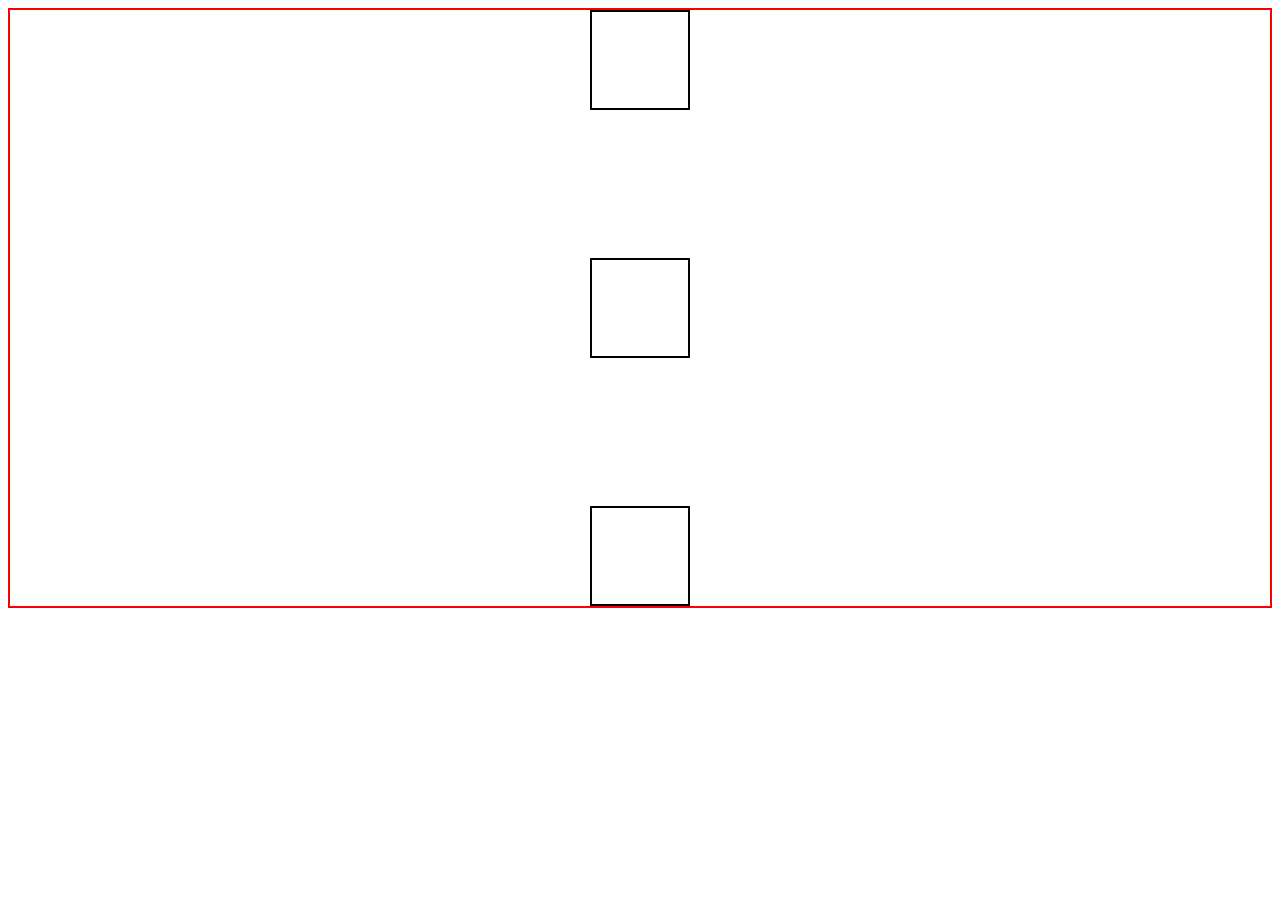
<file: Display flex notes/index.html>
<!DOCTYPE html>
<html lang="en">
<head>
    <meta charset="UTF-8">
    <meta http-equiv="X-UA-Compatible" content="IE=edge">
    <meta name="viewport" content="width=, initial-scale=1.0">
    <title>Document</title>
    <link rel="stylesheet" href="./styles.css">
</head>
<body>
    <div class="container">
        <div class="box"></div>
        <div class="box"></div>
        <div class="box"></div>
    </div>
</body>
</html>

<!--
display: flex;
flex-direction: row;
/* items are in a row */

display: flex;
flex-direction: column;
/* items are in a column */

display: flex;
align-items: center;
/* items are centered vertically */

display: flex;
align-items: s;retchl
/* items are bound to top and bottom of page */

display: flex;
align-items: flex-end;
/* items are on bottom of page */

display-flex;
justify-content: flex-start;
/* items are at the left of page*/

display-flex;
justify-content: center;
/* items are at the center of page*/

display-flex;
justify-content: flex-end;
/* items are at the right of page*/

display-flex;
justify-content: space-around;
/*space between elements and ends of page are equal*/

display-flex;
justify-content: space-between;
/*3 items, one far left, one far right, one dead center*/

display-flex;
justify-content; center;
align-items: center;
/*items are in the middle of horizontal and vertical */

display-flex;
justify-content; space-between;
align-items: center;
/*items are in the middle of vertical axis, one far left, one far right, one dead middle*/

display: flex;
flex-direction: column;
*/if adding justify-content or align-items, align-items is in charge of horizontal, justify-content is in charge of vertical*/
/* items are in a column*/
-->
</file>
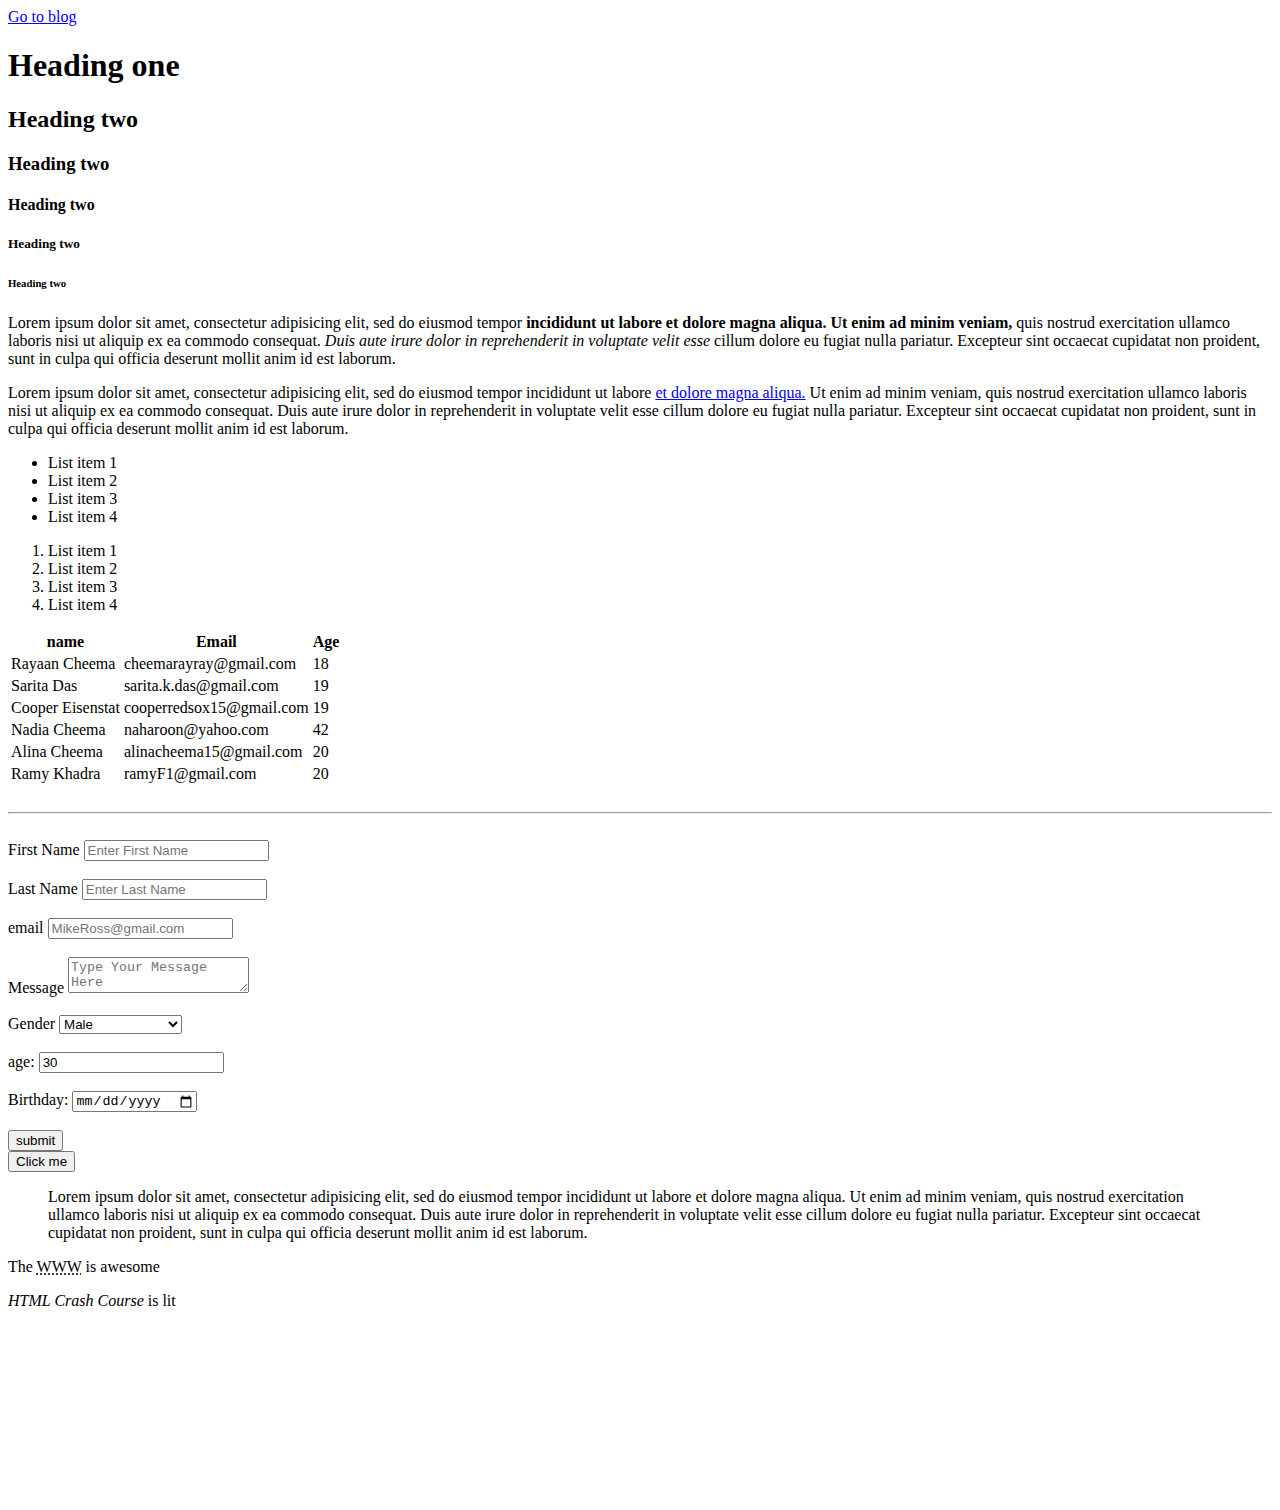
<file: Video guy/index.html>
<!DOCTYPE html>
<html>
	<head>
		<title>HTML Cheat Sheet</title>
	</head>
	<body>
		<a href="blog.html">Go to blog</a>
		<!-- Headings -->
		<h1>Heading one</h1>
		<h2>Heading two</h2>
		<h3>Heading two</h3>
		<h4>Heading two</h4>
		<h5>Heading two</h5>
		<h6>Heading two</h6>

		<!-- paragraph -->
		<p>
			Lorem ipsum dolor sit amet, consectetur adipisicing elit, sed do eiusmod
			tempor <strong>incididunt ut labore et dolore magna aliqua. Ut enim ad minim veniam,</strong>
			quis nostrud exercitation ullamco laboris nisi ut aliquip ex ea commodo
			consequat. <em>Duis aute irure dolor in reprehenderit in voluptate velit esse</em>
			cillum dolore eu fugiat nulla pariatur. Excepteur sint occaecat cupidatat non
			proident, sunt in culpa qui officia deserunt mollit anim id est laborum.
		</p>
		<p>
			Lorem ipsum dolor sit amet, consectetur adipisicing elit, sed do eiusmod
			tempor incididunt ut labore <a href="http://google.com" target="_blank">et dolore magna aliqua.</a> Ut enim ad minim veniam,
			quis nostrud exercitation ullamco laboris nisi ut aliquip ex ea commodo
			consequat. Duis aute irure dolor in reprehenderit in voluptate velit esse
			cillum dolore eu fugiat nulla pariatur. Excepteur sint occaecat cupidatat non
			proident, sunt in culpa qui officia deserunt mollit anim id est laborum.
		</p>

		<!-- list -->
		<ul>
			<li>List item 1</li>
			<li>List item 2</li>
			<li>List item 3</li>
			<li>List item 4</li>
		</ul>
		<ol>
			<li>List item 1</li>
			<li>List item 2</li>
			<li>List item 3</li>
			<li>List item 4</li>
		</ol>

		<!-- table -->
		<table>
			<thead>
				<tr>
					<th>name</th>
					<th>Email</th>
					<th>Age</th>
				</tr>
			</thead>
			<tbody>
				<tr>
					<td>Rayaan Cheema</td>
					<td>cheemarayray@gmail.com</td>
					<td>18</td>
				</tr>
				<tr>
					<td>Sarita Das</td>
					<td>sarita.k.das@gmail.com</td>
					<td>19</td>
				</tr>
				<tr>
					<td>Cooper Eisenstat</td>
					<td>cooperredsox15@gmail.com</td>
					<td>19</td>
				</tr>
				<tr>
					<td>Nadia Cheema</td>
					<td>naharoon@yahoo.com</td>
					<td>42</td>
				</tr>
				<tr>
					<td>Alina Cheema</td>
					<td>alinacheema15@gmail.com</td>
					<td>20</td>
				</tr>
				<tr>
					<td>Ramy Khadra</td>
					<td>ramyF1@gmail.com</td>
					<td>20</td>
				</tr>
			</tbody>
		</table>	
		<br>
		<hr>
		<br>
			<!-- Forms -->
			<form action="process.php" method="POST">
				<div>
					<label>First Name</label>
					<input type="text" name="firstName" placeholder="Enter First Name">
				</div>
				<br>
				<div>
					<label>Last Name</label>
					<input type="text" name="lastName" placeholder="Enter Last Name">
				</div>
				<br>
				<div>
					<label>email</label>
					<input type="email" name="email" placeholder="MikeRoss@gmail.com">
				</div>
				<br>
				<div>
					<label>Message</label>
					<textarea name="message" placeholder="Type Your Message Here"></textarea>
				</div>
				<br>
				<div>
					<label>Gender</label>
					<select name="Gender">
						<option value="male">Male</option>
						<option value="female">Female</option>
						<option value="Attack Helicopter">Attack Helicopter</option>
						<option value="Cool Car">Cool Cat</option>
					</select>
				</div>
				<br>
				<div>
					<label>age:</label>
					<input type="number" name="age" value="30">
				</div>
				<br>
				<div>
					<label>Birthday:</label>
					<input type="date" name="birthday">
				</div>
				<br>
				<input type="submit" name="submit" value="submit">
			</form>

			<!-- Button -->
			<button>Click me</button>

			<br>

			<!-- Image
			<a href="images/sample rsx.jpeg" target="_blank">
			<img src="images/sample rsx.jpeg" alt="Sample RSX image" width="200">
			-->
		</a>

		<!-- Quotations -->
		<blockquote cite="http://google.com">
			Lorem ipsum dolor sit amet, consectetur adipisicing elit, sed do eiusmod
			tempor incididunt ut labore et dolore magna aliqua. Ut enim ad minim veniam,
			quis nostrud exercitation ullamco laboris nisi ut aliquip ex ea commodo
			consequat. Duis aute irure dolor in reprehenderit in voluptate velit esse
			cillum dolore eu fugiat nulla pariatur. Excepteur sint occaecat cupidatat non
			proident, sunt in culpa qui officia deserunt mollit anim id est laborum.
		</blockquote>

		<p>The <abbr title="World Wide Web">WWW</abbr> is awesome</p>

		<p> <cite>HTML Crash Course</cite> is lit</p>


		<div style="margin-top: 200px;"></div>
	</body>
</html>
</file>
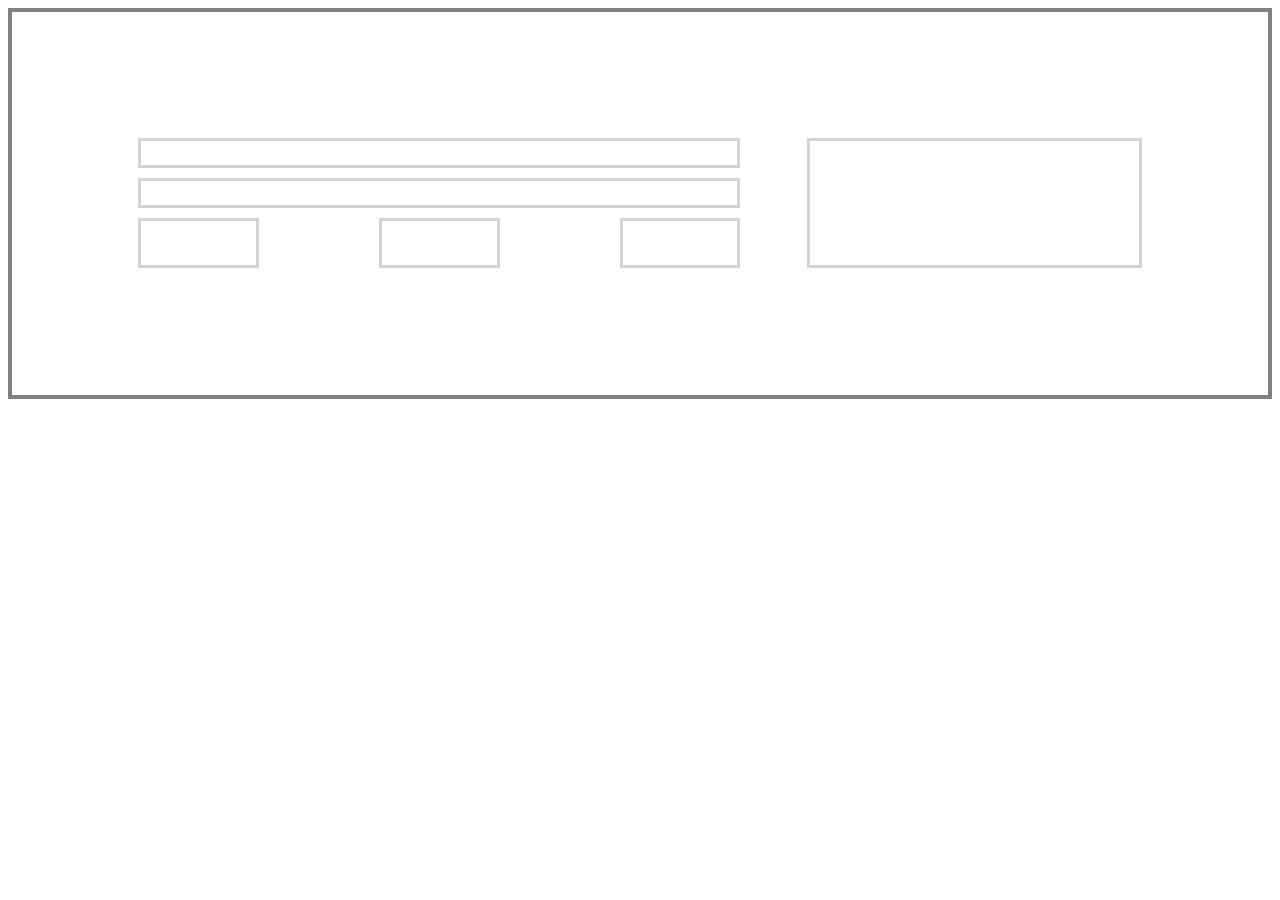
<file: Week 1 final video/index.html>
<!DOCTYPE html>
<html lang="en">
<head>
    <meta charset="UTF-8">
    <meta http-equiv="X-UA-Compatible" content="IE=edge">
    <meta name="viewport" content="width=, initial-scale=1.0">
    <title>Document</title>
    <link rel="stylesheet" href="styles.css">
</head>
<body>
    <div class="container">
        <div class="rectangles">
            <div class="rectangle"></div>
            <div class="rectangle"></div>
            <div class="tiny-wrapper">
            <div class="box-tiny"></div>
            <div class="box-tiny"></div>
            <div class="box-tiny"></div>
        </div>
        </div>
        <div class="box-box">
            <div class="box"></div>
        </div>
    </div>
</body>
</html>
</file>
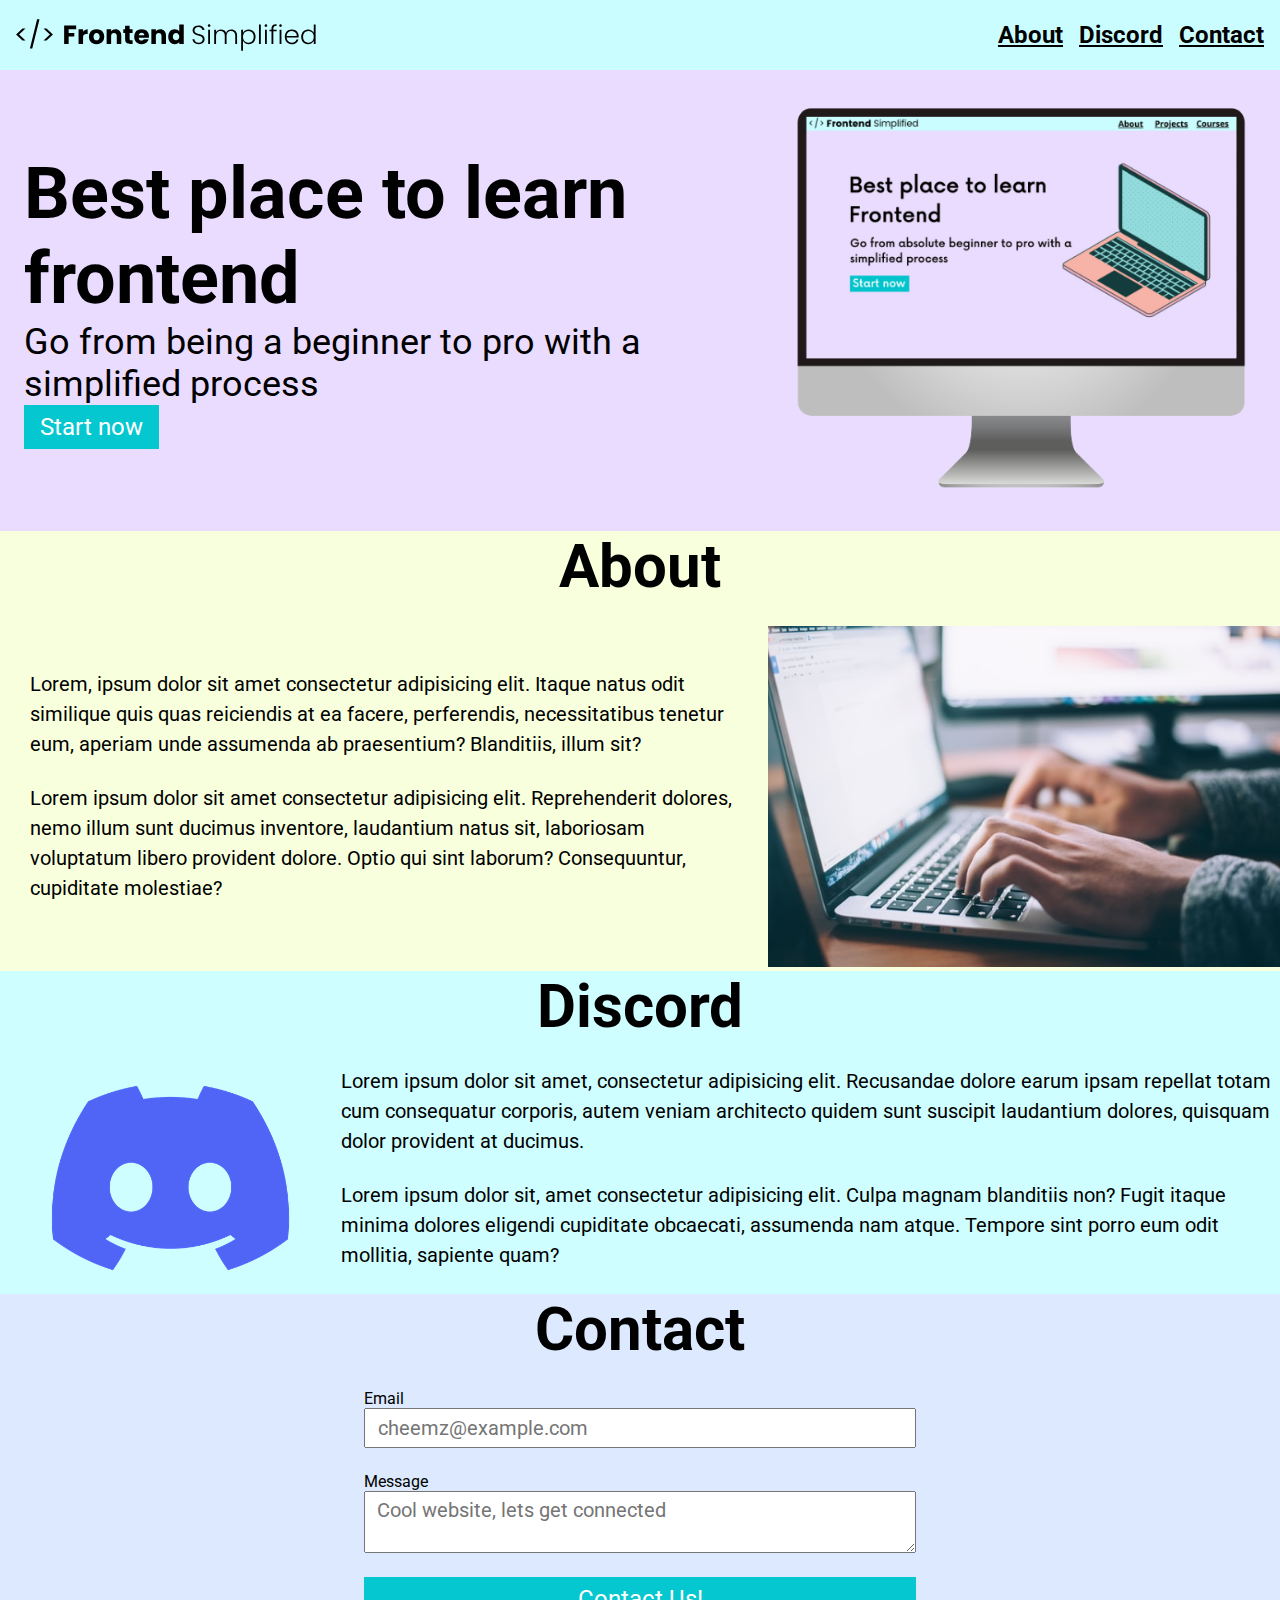
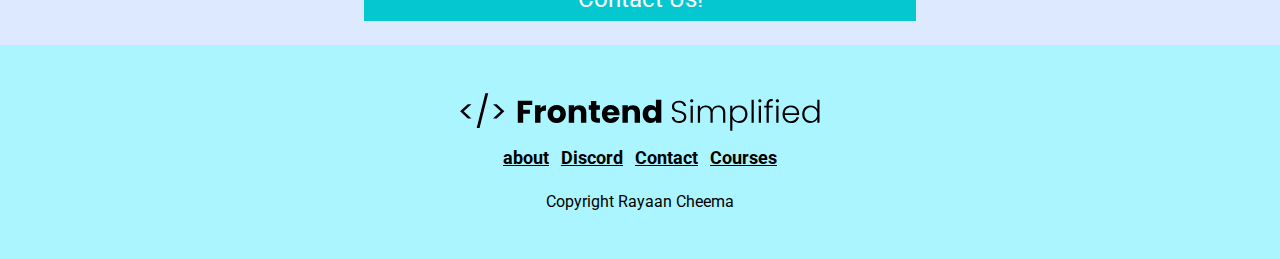
<file: Week 2 build mini project/index.html>
<!DOCTYPE html>
<html lang="en">
<link rel="/Users/rayaancheema/Desktop/New/Week 2 build mini project/HTML Practise Assets" href="">
<head>
    <meta charset="UTF-8">
    <meta http-equiv="X-UA-Compatible" content="IE=edge">
    <meta name="viewport" content="width=device-width, initial-scale=1.0">
    <title>Document</title>
    <link rel="stylesheet" href="style.css">
</head>

<body>
    <section>
        <nav>
            <img src="./HTML Practise Assets/FES.svg" class="logo" alt="">
            <ul>
                <li><a href="#about">About</a></li>
                <li><a href="#discord">Discord</a></li>
                <li><a href="#contact">Contact</a></li>
            </ul>
        </nav>
        <header>
            <div class="row">
            <div class="home__description">
                <h1>Best place to learn frontend</h1>
                <p class="subheader">Go from being a beginner to pro with a simplified process</p>
                <button class="home__description--button">Start now</button>
            </div>
            <figure>
                <img src="./HTML Practise Assets/laptop.png" alt="Home page image">
            </figure>
            </div>
        </header>
    </section>

    <main>
        <section id="about">
            <h2>About</h2>
            <div class="row">
            <div class="section__description">
            <div class="section__description--wrapper">
                <p class="section__description--para">
                    Lorem, ipsum dolor sit amet consectetur adipisicing elit. Itaque natus odit similique quis quas
                    reiciendis at ea facere, perferendis, necessitatibus tenetur eum, aperiam unde assumenda ab
                    praesentium? Blanditiis, illum sit?
                </p>
                <p class="section__description--para">
                    Lorem ipsum dolor sit amet consectetur adipisicing elit. Reprehenderit dolores, nemo illum sunt
                    ducimus inventore, laudantium natus sit, laboriosam voluptatum libero provident dolore. Optio qui
                    sint laborum? Consequuntur, cupiditate molestiae?
                </p>
            </div>
            <figure class="about__img--wrapper">
                <img src="./HTML Practise Assets/about.jpg" alt="">
            </figure>
        </div>
        </div>
        </section>

        <section id="discord">
            <h2>Discord</h2>
            <div class="row">
            <div class="section__description">
            <figure  class="section__description--wrapper">
                <img src="./HTML Practise Assets/discord.png" alt="Discord">
            </figure>
            <div>
                <p class="section__description--para">
                    Lorem ipsum dolor sit amet, consectetur adipisicing elit. Recusandae dolore earum ipsam repellat totam cum consequatur corporis, autem veniam architecto quidem sunt suscipit laudantium dolores, quisquam dolor provident at ducimus.
                </p>
                <p class="section__description--para">
                    Lorem ipsum dolor sit, amet consectetur adipisicing elit. Culpa magnam blanditiis non? Fugit itaque minima dolores eligendi cupiditate obcaecati, assumenda nam atque. Tempore sint porro eum odit mollitia, sapiente quam?
                </p>
            </div>
            </div>
        </div>
        </section>

        <section id="contact">
            <h2>Contact</h2>
            <form action="">
                <span>Email</span>
                <input type="email" placeholder="cheemz@example.com">
                <span>Message</span>
                <textarea type="text" placeholder="Cool website, lets get connected"></textarea>
                <button>Contact Us!</button>
            </form>
        </section>
    </main>

    <footer>
        <img class="footer__logo" src="./HTML Practise Assets/FES.svg" alt="">
        <div class="footer__links">
            <a class="footer__link" href="#about">about</a>
            <a class="footer__link" href="#discord">Discord</a>
            <a class="footer__link" href="#contact">Contact</a>
            <a class="footer__link" href="">Courses</a>
        </div>
        <p>Copyright Rayaan Cheema</p>
    </footer>
</body>

</html>
</file>
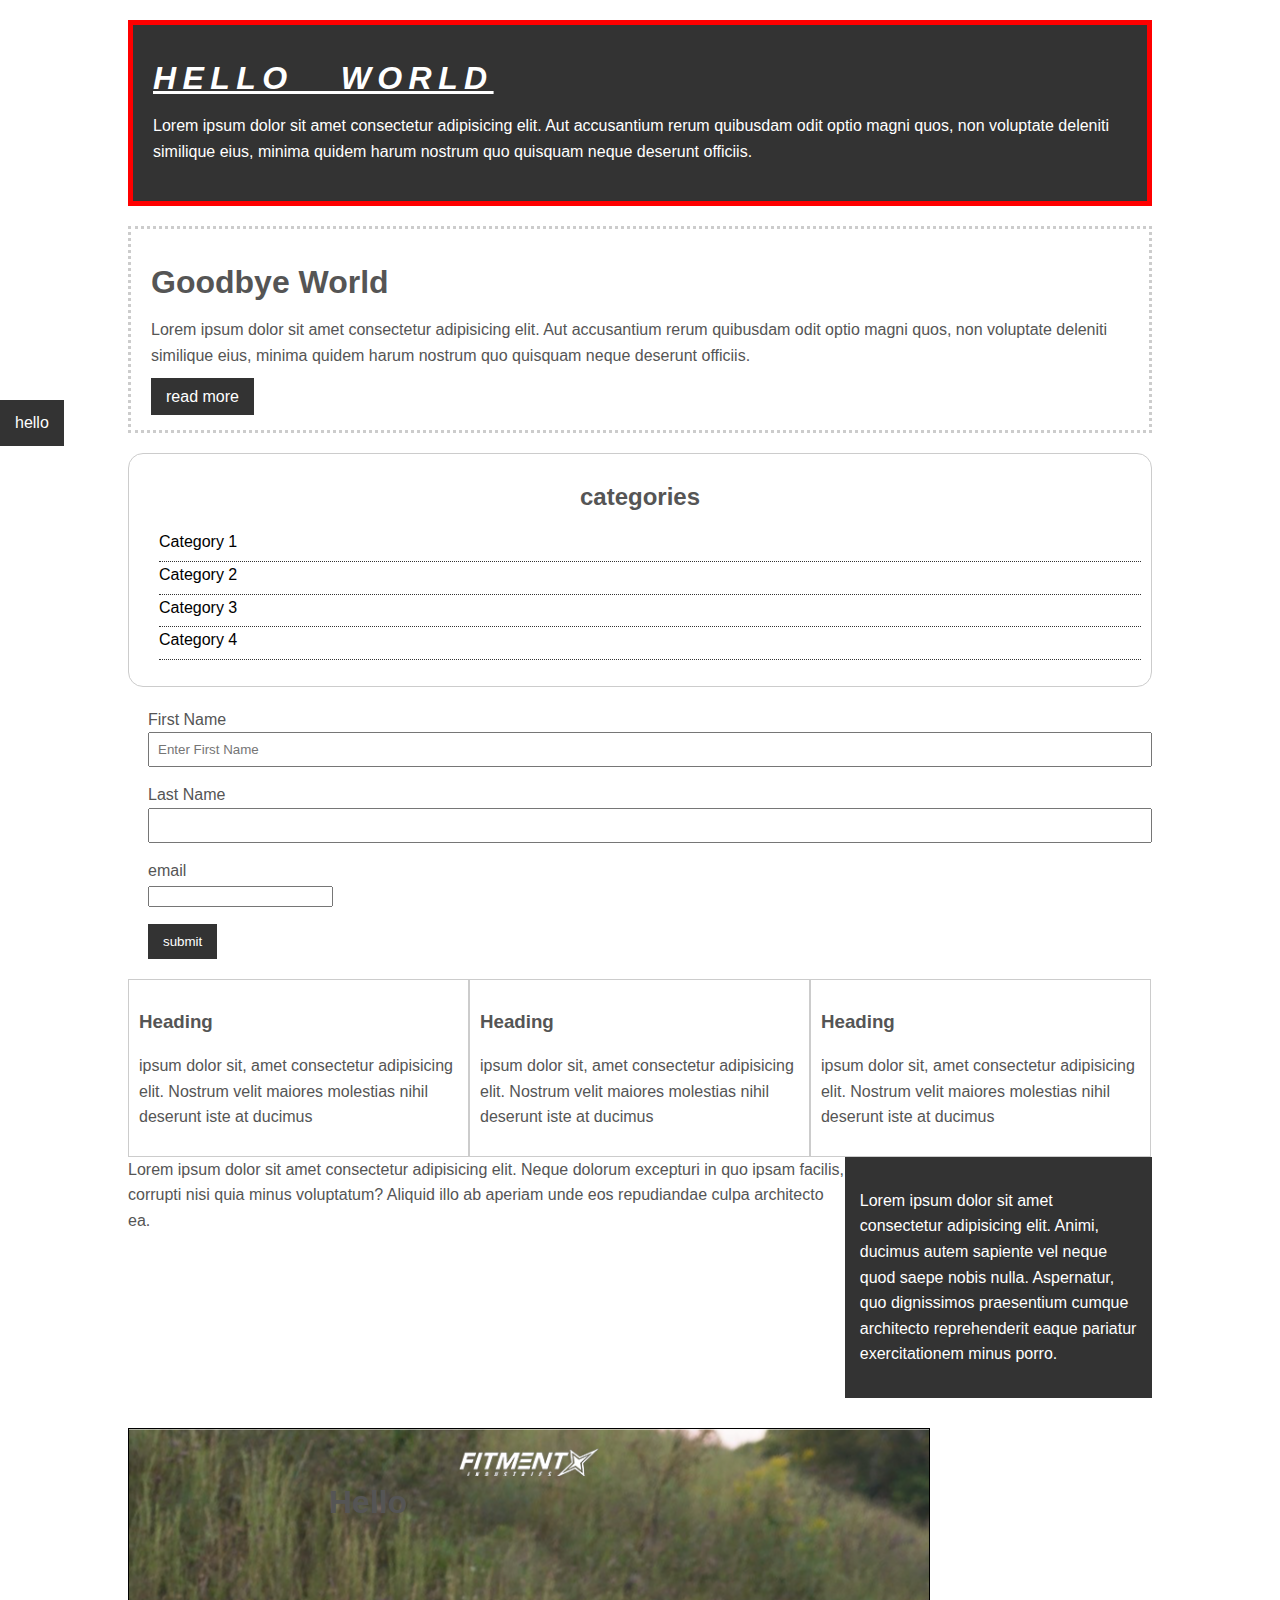
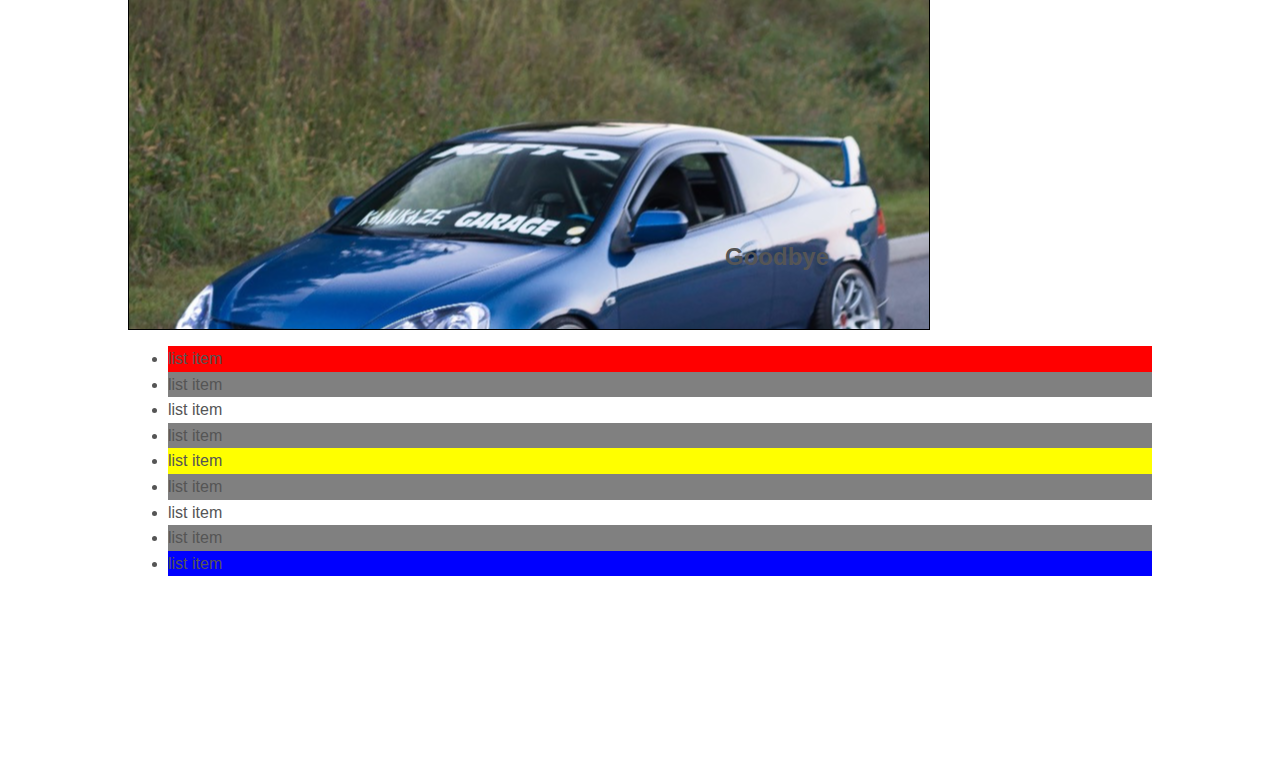
<file: CSS Crash Course/CSS Cheat Sheet/index.html>
<!DOCTYPE html>
<html lang="en">
<head>
    <title>CSS Cheat Sheet</title>
    <link rel="stylesheet" type="text/css" href="CSS/style.css">
</head>
<body>
    <div class="container">
        <div class="box-1">
         <h1>Hello World</h1>
            <p>Lorem ipsum dolor sit amet consectetur adipisicing elit. Aut accusantium rerum quibusdam odit optio magni quos, non voluptate deleniti similique eius, minima quidem harum nostrum quo quisquam neque deserunt officiis.</p>
        </div>
        <div class="box-2">
            <h1>Goodbye World</h1>
               <p>Lorem ipsum dolor sit amet consectetur adipisicing elit. Aut accusantium rerum quibusdam odit optio magni quos, non voluptate deleniti similique eius, minima quidem harum nostrum quo quisquam neque deserunt officiis.</p>
               <a class="button" href="">read more</a>
           </div>

           <div class="categories">
               <h2>categories</h2>
               <ul>
                   <li><a href="#">Category 1</a></li>
                   <li><a href="#">Category 2</a></li>
                   <li><a href="#">Category 3</a></li>
                   <li><a href="#">Category 4</a></li>
               </ul>
           </div>

           <form class="my-form">
                <div class="form-group">
                    <label>First Name</label>
                    <input type="text" name="firstName" placeholder="Enter First Name">
                </div>
                <div class="form-group">
                    <label>Last Name</label>
                    <input type="text" name="lastName">
                </div>
                <div class="form-group">
                    <label>email</label>
                    <input type="email" name="email">
                </div>
                <input class="button" type="submit" value="submit" name="">
           </form>

           <div class="block">
               <h3>Heading</h3>
               <p>ipsum dolor sit, amet consectetur adipisicing elit. Nostrum velit maiores molestias nihil deserunt iste at ducimus</p>
           </div>
           <div class="block">
            <h3>Heading</h3>
            <p>ipsum dolor sit, amet consectetur adipisicing elit. Nostrum velit maiores molestias nihil deserunt iste at ducimus</p>
        </div>
        <div class="block">
            <h3>Heading</h3>
            <p>ipsum dolor sit, amet consectetur adipisicing elit. Nostrum velit maiores molestias nihil deserunt iste at ducimus</p>
        </div>

        <div class="clr"></div>

        <div id="main-block">
            Lorem ipsum dolor sit amet consectetur adipisicing elit. Neque dolorum excepturi in quo ipsam facilis, corrupti nisi quia minus voluptatum? Aliquid illo ab aperiam unde eos repudiandae culpa architecto ea.
        </div>
        
        <div id="side-bar">
            <p>Lorem ipsum dolor sit amet consectetur adipisicing elit. Animi, ducimus autem sapiente vel neque quod saepe nobis nulla. Aspernatur, quo dignissimos praesentium cumque architecto reprehenderit eaque pariatur exercitationem minus porro.</p>
        </div>

        <div class="clr">

        </div>

        <div class="p-box">
            <h1>Hello</h1>
            <h2>Goodbye</h2>
        </div>

        <ul class="my-list">
            <li>list item</li>
            <li>list item</li>
            <li>list item</li>
            <li>list item</li>
            <li>list item</li>
            <li>list item</li>
            <li>list item</li>
            <li>list item</li>
            <li>list item</li>
        </ul>
    </div> <!-- ./container -->

    <a class="fix-me button" href="">hello</a>

    <div style="margin-top: 200px;"></div>
</body>
</html>
</file>
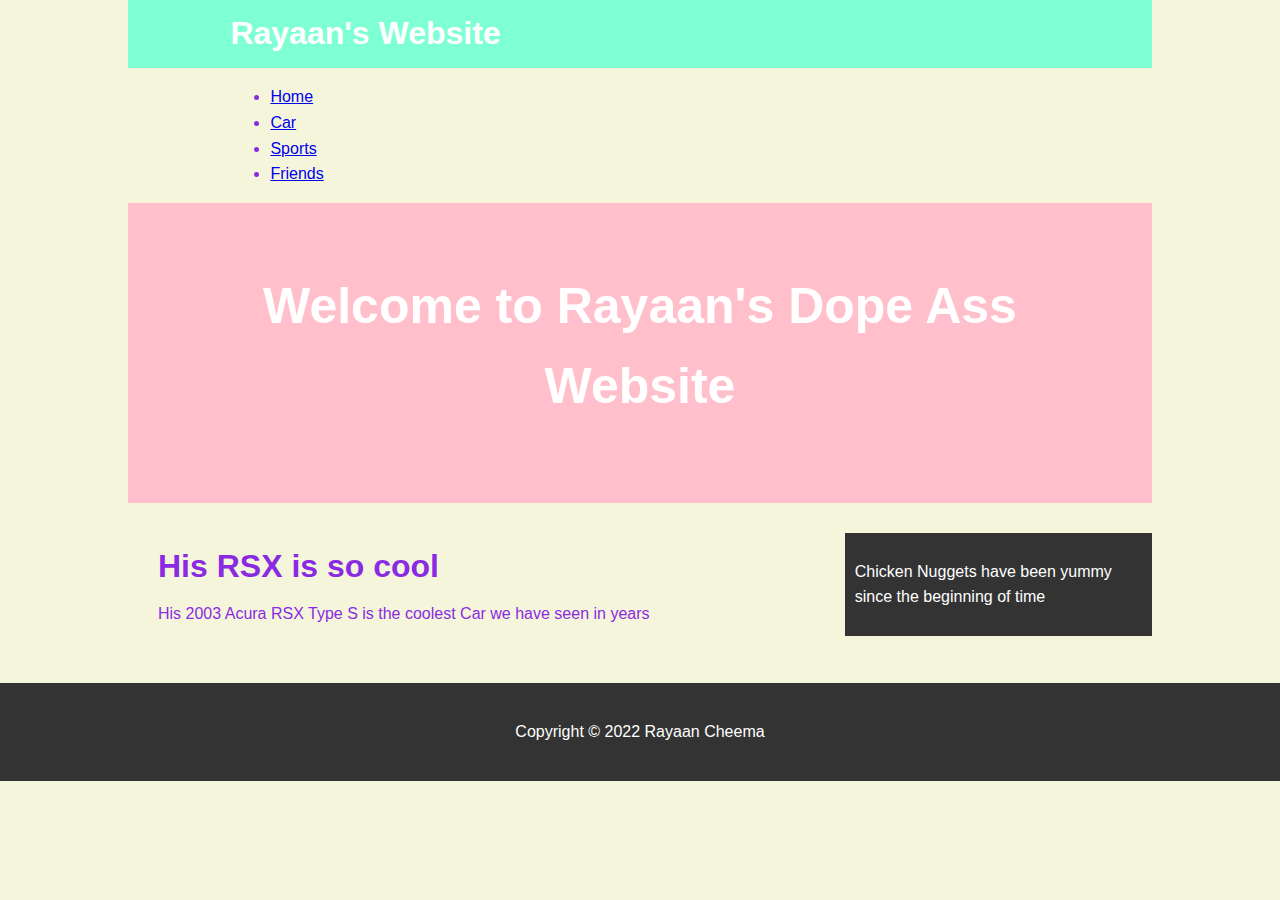
<file: CSS Crash Course/My Website/index.html>
<!DOCTYPE html>
<html lang="en">
<head>
    <title>Rayaan's Website</title>
    <link rel="stylesheet" type="text/css" href="CSS/style.css">
</head>
<body>
    <div class="container">
    <header id="main-header">
        <div class="container">
            <h1>Rayaan's Website</h1>
        </div>
    </header>
    <nav id="nav-bar">
        <div class="container">
            <ul>
                <li><a href="#">Home</a></li>
                <li><a href="#">Car</a></li>
                <li><a href="#">Sports</a></li>
                <li><a href="#">Friends</a></li>
            </ul>
        </div>
    </nav>

    <section id="showcase">
        <div class="container">
            <h1>Welcome to Rayaan's Dope Ass Website</h1>
        </div>
    </section>
    <section id="main">
            <h1>His RSX is so cool</h1>
            <p>His 2003 Acura RSX Type S is the coolest Car we have seen in years</p>
    </section>
    <aside id="sidebar">
<p>Chicken Nuggets have been yummy since the beginning of time</p>
    </aside>
    </div>

    <footer id="main-footer">
        <p>Copyright &copy; 2022 Rayaan Cheema</p>
    </footer>
</body>
</html>
</file>
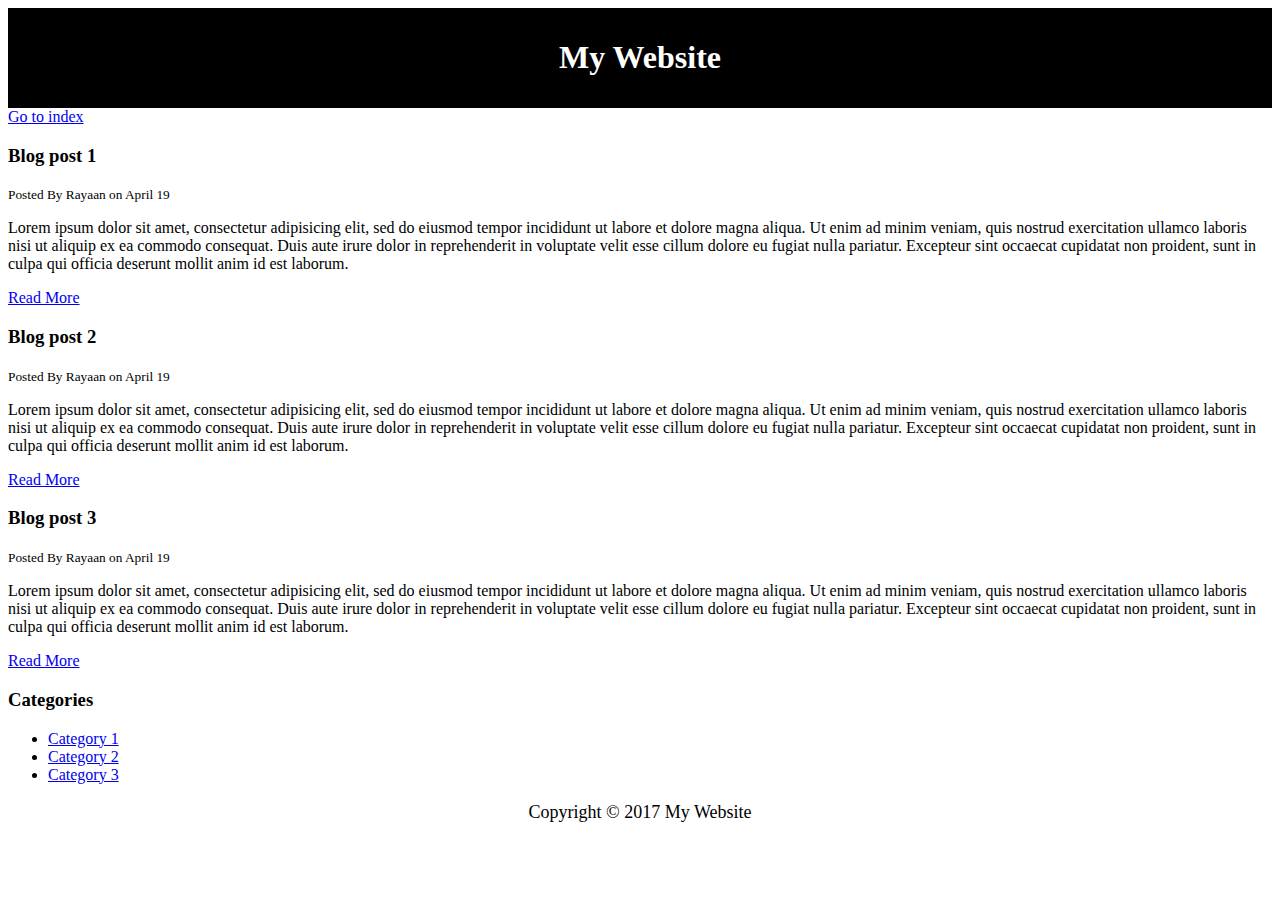
<file: Video guy/blog.html>
<!DOCTYPE html>
<html>
<head>
	<title>My Blog</title>
	<meta name="description" content="Awesome Blog by Rayaan Cheema">
	<meta name="keywords" content="web design blog, web dev blog, chicken nuggets">
	<style type="text/css">
		#main-header{
			text-align: center;
			background-color: black;
			color: white;
			padding: 10px;
		}

		#main-footer{
			text-align: center;
			font-size: 18px;
		}
	</style>
</head>
<body>
	<header id="main-header">
		<h1>My Website</h1>
	</header>

	<a href="index.html">Go to index</a>

	<section>
		<article  class="post">
			<h3>Blog post 1</h3>
			<small>Posted By Rayaan on April 19</small>
			<p>Lorem ipsum dolor sit amet, consectetur adipisicing elit, sed do eiusmod
			tempor incididunt ut labore et dolore magna aliqua. Ut enim ad minim veniam,
			quis nostrud exercitation ullamco laboris nisi ut aliquip ex ea commodo
			consequat. Duis aute irure dolor in reprehenderit in voluptate velit esse
			cillum dolore eu fugiat nulla pariatur. Excepteur sint occaecat cupidatat non
			proident, sunt in culpa qui officia deserunt mollit anim id est laborum.</p>
			<a href="post.html">Read More</a>
		</article>
		<article  class="post">
			<h3>Blog post 2</h3>
			<small>Posted By Rayaan on April 19</small>
			<p>Lorem ipsum dolor sit amet, consectetur adipisicing elit, sed do eiusmod
			tempor incididunt ut labore et dolore magna aliqua. Ut enim ad minim veniam,
			quis nostrud exercitation ullamco laboris nisi ut aliquip ex ea commodo
			consequat. Duis aute irure dolor in reprehenderit in voluptate velit esse
			cillum dolore eu fugiat nulla pariatur. Excepteur sint occaecat cupidatat non
			proident, sunt in culpa qui officia deserunt mollit anim id est laborum.</p>
			<a href="post.html">Read More</a>
		</article>
		<article  class="post">
			<h3>Blog post 3</h3>
			<small>Posted By Rayaan on April 19</small>
			<p>Lorem ipsum dolor sit amet, consectetur adipisicing elit, sed do eiusmod
			tempor incididunt ut labore et dolore magna aliqua. Ut enim ad minim veniam,
			quis nostrud exercitation ullamco laboris nisi ut aliquip ex ea commodo
			consequat. Duis aute irure dolor in reprehenderit in voluptate velit esse
			cillum dolore eu fugiat nulla pariatur. Excepteur sint occaecat cupidatat non
			proident, sunt in culpa qui officia deserunt mollit anim id est laborum.</p>
			<a href="post.html">Read More</a>
		</article>
	</section>

	<aside>
		<h3>Categories</h3>
		<nav>
			<ul>
				<li><a href="#">Category 1</a></li>
				<li><a href="#">Category 2</a></li>
				<li><a href="#">Category 3</a></li>
			</ul>
		</nav>
	</aside>

	<footer id="main-footer">
		<p>Copyright &copy; 2017 My Website</p>
	</footer>

</body>
</html>
</file>
<file: Display flex notes/styles.css>
* {
    box-sizing: border-box;
}

.container {
    width: 100%;
    height: 600px;
    border: 2px solid red;
    display: flex;
    flex-direction: column;
    align-items: center;
    justify-content: space-between;
}

.box {
    width: 100px;
    height: 100px;
    border: 2px solid black;
}





/*
display: flex;
flex-direction: row;
/* items are in a row */
/*
display: flex;
flex-direction: column;
/* items are in a column */
/*
display: flex;
align-items: center;
/* items are centered vertically */
/*
display: flex;
align-items: s;retchl
/* items are bound to top and bottom of page */
/*
display: flex;
align-items: flex-end;
/* items are on bottom of page */
/*
display-flex;
justify-content: flex-start;
/* items are at the left of page*/
/*
display-flex;
justify-content: center;
/* items are at the center of page*/
/*
display-flex;
justify-content: flex-end;
/* items are at the right of page*/
/*
display-flex;
justify-content: space-around;
/*space between elements and ends of page are equal*/
/*
display-flex;
justify-content: space-between;
/*3 items, one far left, one far right, one dead center*/
/*
display-flex;
justify-content; center;
align-items: center;
/*items are in the middle of horizontal and vertical */
/*
display-flex;
justify-content; space-between;
align-items: center;
/*items are in the middle of vertical axis, one far left, one far right, one dead middle*/
/*
display: flex;
flex-direction: column;
/*if adding justify-content or align-items, align-items is in charge of horizontal, justify-content is in charge of vertical*/
/* items are in a column*/
</file>
<file: Week 1 final video/styles.css>
*{
    box-sizing: border-box;
}

.container {
    border: 4px solid grey;
    padding: 10%;
    display: flex;
    justify-content: center;
}

.rectangle {
    border: 3px solid lightgrey;
    height: 30px;
    width: 90%;
    margin-bottom: 10px;
}

.rectangles {
    width: 100%;
    height: 20%;
}

.box {
    border: 3px solid lightgrey;
    height: 100%;
    width: 100%;
}

.box-box {
    width: 50%;
}

.box-tiny {
    border: 3px solid lightgrey;
    width: 20%;
    height: 50px;
}

.tiny-wrapper {
    width: 90%;
    display: flex;
    justify-content: space-between;
}
</file>
<file: Week 2 build mini project/style.css>
@import url('https://fonts.googleapis.com/css2?family=Roboto:wght@300;400;500;700&display=swap');
* {
    padding: 0%;
    margin: 0%;
    box-sizing: border-box;
    font-family: 'Roboto', sans-serif;
}

nav {
    height: 70px;
    display: flex;
    justify-content: space-between;
    align-items: center;
    padding: 0 16px;
    background-color: #cafdff;
}

header {
    background-color: #eadcff;
    height: calc(100vh-70px);
    padding: 24px;
    display: flex;
    align-items: center;
    justify-content: center;
}

h1 {
    font-size: 72px;
}

.subheader {
    font-size: 36px;
}

button {
    background-color: #05c7cf;
    color: white;
    border: none;
    padding: 8px 16px;
    font-size: 24px;
    cursor: pointer;
}

a {
    color: black;
    font-size: 24px;
    font-weight: 700;
}

.logo {
    width: 300px;
}

ul {
    display: flex;
}

li {
    list-style-type: none;
    padding-left: 16px;
}


.row {
    width: 100%;
    max-width: 1300px;
    margin: 0 auto;
    display: flex;
    align-items: center;
    justify-content: center;
}

#about
#discord
#contact
footer {
    padding: 40px;
}

/*
About
*/

#about {
    background-color: #f8ffdc;
}
h2 {
    font-size: 60px;
    text-align: center;
    margin-bottom: 24px;
}

.section__description {
    display: flex;
    justify-content: center;
    align-items: center;
}

.about__img--wrapper {
    width: 40%;
}

img {
    width: 100%;
}

.section__description--wrapper {
    width: 60%;
}

.section__description--wrapper
.section__description--para {
    padding: 0 30px;
}

.section__description--para {
    font-size: 20px;
    line-height: 1.5;
    margin-bottom: 24px;

}


/*
Discord
*/

#discord {
    background-color: #cefeff;
}

/*
Contact
*/

#contact {
    background-color: #dce9ff;
}

form {
    width: 100%;
    max-width: 600px;
    display: flex;
    flex-direction: column;
    margin: 0 auto;
    padding: 0 24px;
    padding-bottom: 24px;
}

input, textarea {
    margin-bottom: 24px;
    font-size: 20px;
    padding: 6px 12px;
}

/*
footer
*/

footer {
    background-color: #aaf5ff;
    display: flex;
    flex-direction: column;
    align-items: center;
}

.footer__logo {
    max-width: 480px;
    margin-bottom: 16px;
}

.footer__links {
    margin-bottom: 16px;
}

.footer__link {
    padding: 0 16px;
}

/*Small phones, tablets, large smarphones*/
@media (max-width: 728px) {
    .row {
        flex-direction: column;
    }

    .home__description {
        margin-bottom: 24px;
    }

    .home__description--button {
        max-width: 240px;
    }

    h1 {
        text-align: center;
        font-size: 60px;
    }

    .subheader {
        text-align: center;
        font-size: 28px;
    }

    ul {
        display: none;
    }

    .section__description {
        flex-direction: column;
    }

    .section__description--wrapper {
        width: 100%;
    }

    .about__img--wrapper {
        width: 100%;
    }
}

#discord.section__description {
    flex-direction: column-reverse;
}

footer {
    padding: 48px 24px;
}

.footer__logo {
    max-width: 360px;
}

.footer__link {
    padding: 0 4px;
    font-size: 18px;
}

.footer__links {
    margin-bottom: 24px;
}
</file>
<file: CSS Crash Course/CSS Cheat Sheet/CSS/style.css>
/*
*{
    margin: 0%;
    padding: 0;
}
*/

body{
    background-color: #fff;
    color: #555555;

    font-family: Arial, Helvetica, sans-serif;
    font-size: 16px;
    font-weight: normal;
    /* or */
    font: normal 16px Arial, Helvetica, sans-serif;
    line-height: 1.6em;
    margin: 0;
}

a{
    text-decoration: none;
    color: black;
}

a:hover{
    color: red;
}

a:active{
    color: green;
}

.container{
    width: 80%;
    margin: auto;
}

.button{
    background-color: #333;
    color: #fff;
    padding: 10px 15px;
    border: none;
}

.clr{
    clear: both;
}

.button:hover{
    background: red;
    color: white;
}

.box-1{
    background-color: #333;
    color: #fff;

    border-right: 5px red solid;
    border-left: 5px red solid;
    border-top: 5px red solid;
    border-bottom: 5px red solid;
    /* or */
    border: 5px red solid;
    border-width: 3px;
    border-bottom-width: 10px;
    border-top-style: dotted;

    border: 5px red solid;

    padding: 20px;

    margin-top: 20px;
    margin: 20px 0;
}

.box-1 h1{
    font-family: 'Segoe UI', Tahoma, Geneva, Verdana, sans-serif;
    font-weight: 800;
    font-style: italic;
    text-decoration: underline;
    text-transform: uppercase;
    letter-spacing: 0.2em;
    word-spacing: 1em;
}

.box-2{
    border: 3px dotted #ccc;
    padding: 20px;
    margin: 20px 0;

}

.categories{
    border: 1px #ccc solid;
    padding: 10px;
    border-radius: 15px;
}

.categories h2{
text-align: center;
}

.categories ul{
    padding: 0;
    padding-left: 20px;
    list-style: square;
    list-style: none;
}

.categories li{
    padding-bottom: 6px;
    border-bottom: dotted 1px #333;
}

.my-form{
    padding: 20px;
}

.my-form .form-group{
    padding-bottom: 15px;
}

.my-form label{
    display: block;
}

.my-form input[type="text"], .my-form textarea{
    padding: 8px;
    width: 100%;
}

.my-form input [type="submit"]{
background-color: #333;
color: #fff;
padding: 10px 15px;
border: none;
}

.block{
    float: left;
    width: 33.3%;
    border: 1px solid #ccc;
    padding: 10px;
    box-sizing: border-box;
}

#main-block{
    float:left;
    width: 70%;
}

#side-bar{
    float: right;
    width: 30%;
    background-color: #333;
    color: #fff;
    padding: 15px;
    box-sizing: border-box;
}

.p-box{
    width: 800px;
    height: 500px;
    border: 1px solid black;
    margin-top: 30px;
    position: relative;
    background-image: url('../images/rsx.jpeg');
    background-position: 100px 200px;
    background-repeat: no-repeat;
    background-position: center top;
}

.p-box h1{
    position: absolute;
    top: 40px;
    left: 200px;
}

.p-box h2{
    position: absolute;
    bottom: 40px;
    right: 100px;
}

.fix-me{
    position: fixed;
    top: 400px;
}

.my-list li:first-child{
    background: red;
}

.my-list li:last-child{
    background: blue;
}

.my-list li:nth-child(5){
    background-color: yellow;
}

.my-list li:nth-child(even){
    background-color: grey;
}
</file>
<file: CSS Crash Course/My Website/CSS/style.css>
body{
    background-color: beige;
    color: blueviolet;
    font-family: Arial, Helvetica, sans-serif;
    font-size: 16px;
    line-height: 1.6em;
    margin: 0;
}

.container{
    width: 80%;
    margin: auto;
    overflow: hidden;
}

#main-header{
    background-color: aquamarine;
    color: #fff;
}

#navbar{
    background-color: #333;
    color: #fff;
}

#navbar ul{
    padding: 0;
    list-style: none;
}

#navbar li{
    display: inline;
}

#navbar a{
    color: #fff;
    text-decoration: none;
    font-size: 18px;
    padding-right: 15px;
}

#showcase{
    background-color: pink;
    background-position: center right;
    height: 300px;
    margin-bottom: 30px;
    text-align: center;
}

#showcase h1{
    color: #fff;
    font-size: 50px;
    line-height: 1.6em;
    padding-top: 30px;
}

#main{
    float: left;
    width: 70%;
    padding: 0 30px;
    box-sizing: border-box;
}

#sidebar{
    float: right;
    width: 30%;
    background: #333;
    color: #fff;
    padding: 10px;
    box-sizing: border-box;
}

#main-footer{
    background: #333;
    color: #fff;
    text-align: center;
    padding: 20px;
    margin-top: 40px;
}

@media(max-width: 600-px){
    #main{
        width:100%;
        float:none;
    }

    #sidebar{
        width:100%;
        float:none;
    }
}
</file>
